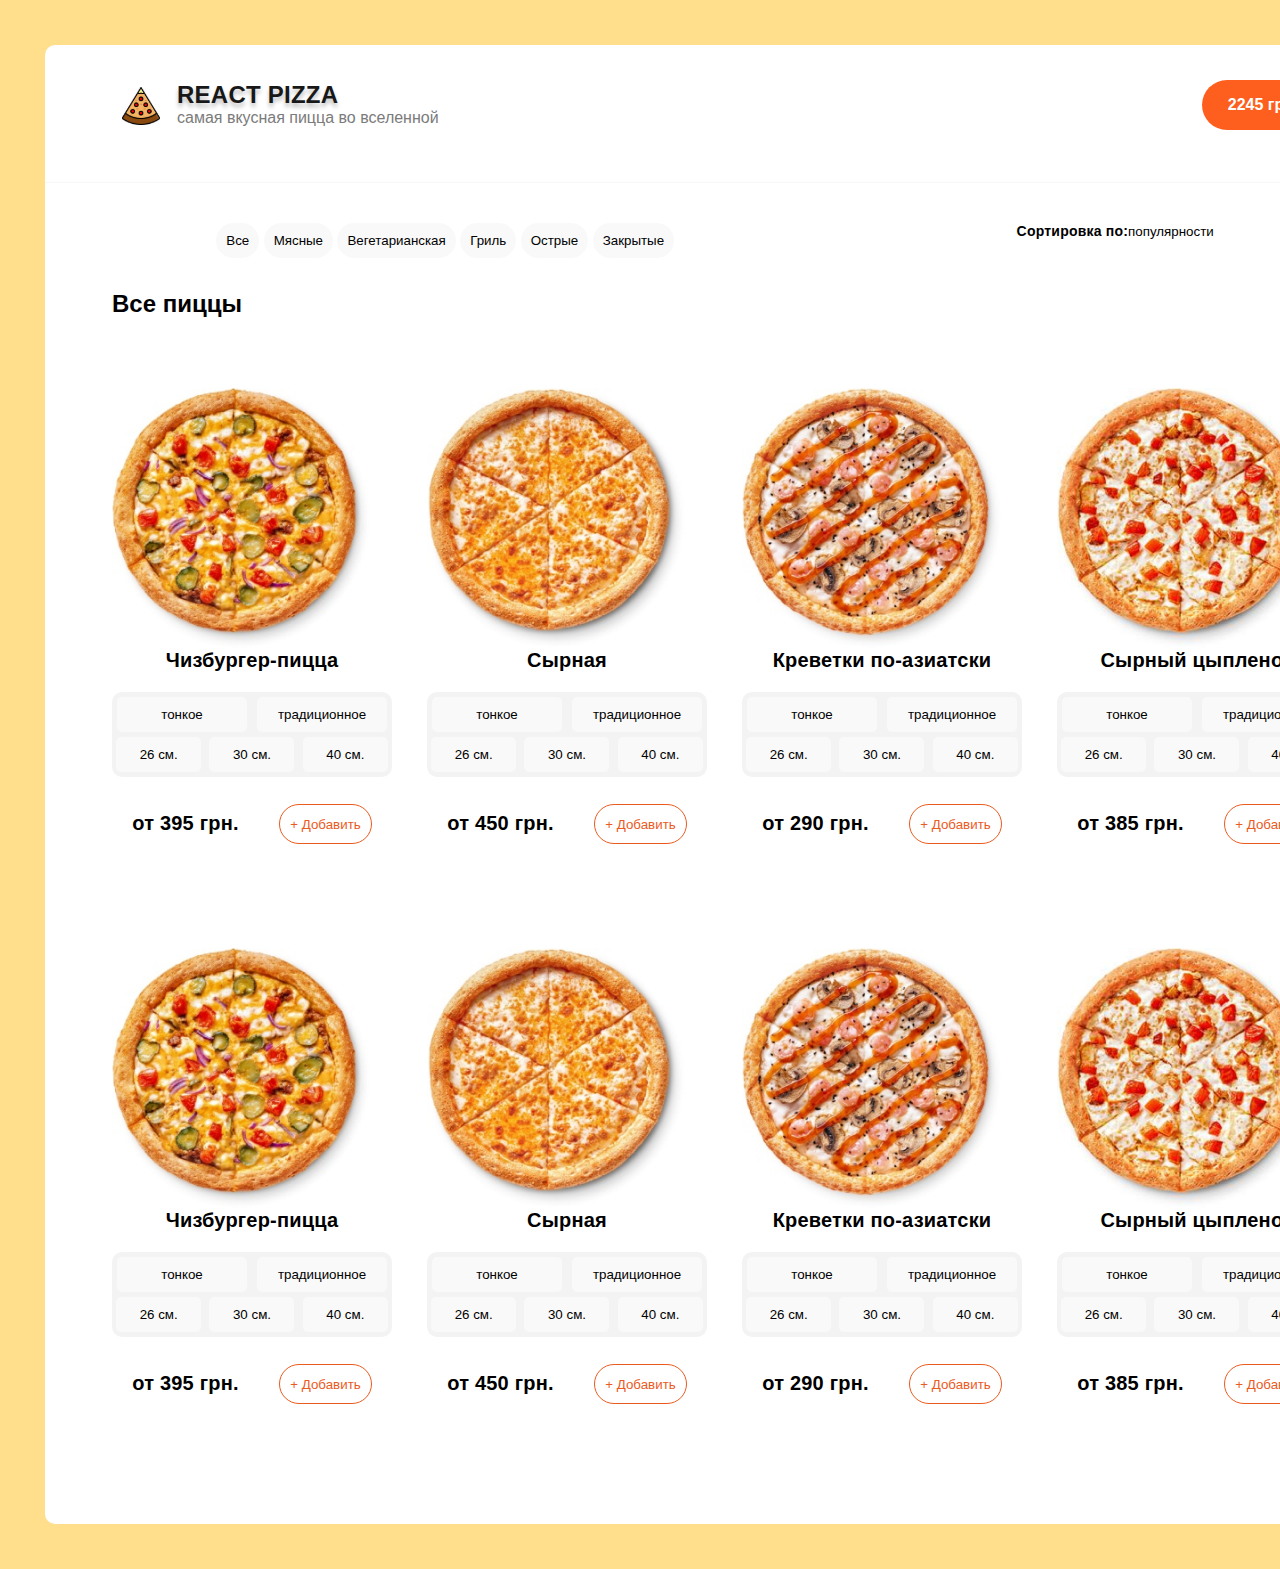
<file: index.html>
<!DOCTYPE html>
<html lang="en">
<head>
    <meta charset="UTF-8">
    <meta http-equiv="X-UA-Compatible" content="IE=edge">
    <meta name="viewport" content="width=device-width, initial-scale=1.0">
    <link rel="stylesheet" href="./scss/main.css">
    <title>REACT PIZZA</title>
</head>
<body>
    <div class="menu">
        <header>
            <div class="title">
                    <div class="logo">
                        <img
                        src="./img/icon/logo.svg"
                        alt="pizza">
                    </div>
                    <div class="react_pizza">
                        <h1>REACT PIZZA</h1>
                        <p "">самая вкусная пицца во вселенной</p>
                    </div>
            </div>
                <div class="buy">
                    <a href="./buy_pizza.html">
                        <button>
                            <p>2245 грн</p> | 
                            <img
                                src="./img/icon/iconfinder_shopping-cart.svg"
                                alt="shopping-cart">
                                <p>6</p>  
                        </button>
                     </a>
                </div>
        </header>
        <div class="create_line"></div>
            <nav>
                <div class="nav_pizza">
                    <div class="nav_1">
                    <ul>
                        <button><li>Все</li></button>
                        <button><li>Мясные</li></button>
                        <button><li>Вегетарианская</li></button>
                        <button><li>Гриль</li></button>
                        <button><li>Острые</li></button>
                        <button><li>Закрытые</li></button>
                    </ul>
                </div>
                <div class="nav_2">
                    <ul><p>Сортировка по:</p><button></button>
                        <button><li>популярности</li></button>
                    </ul>
                </div>
                </div>
            </nav>

         <main> 
             <h2>Все пиццы</h2>
            <div class="shop_pizza">
                <div class="card">
                    <img src="./img/pizza_shop/pizza_1.jpg" alt="pizza_1">
                    <p>Чизбургер-пицца</p>
                    <div class="item_1">
                        <ul class="choice_dough">
                            <li><button>тонкое</button></li>
                            <li><button>традиционное</button></li>
                        </ul>
                        <ul class="choice_centimeter">
                            <li><button>26 см.</button></li>
                            <li><button>30 см.</button></li>
                            <li><button>40 см.</button></li>
                        </ul>
                </div>
                    <div class="buy_button">
                        <p>
                        от 395 грн.
                        </p>
                        <button>+ Добавить</button>
                    </div>
                </div>
                <div class="card">
                    <img src="./img/pizza_shop/pizza_2.jpg" alt="pizza_2">
                    <p>Сырная</p>
                    <div class="item_1">
                        <ul class="choice_dough">
                            <li><button>тонкое</button></li>
                            <li><button>традиционное</button></li>
                        </ul>
                        <ul class="choice_centimeter">
                            <li><button>26 см.</button></li>
                            <li><button>30 см.</button></li>
                            <li><button>40 см.</button></li>
                        </ul>
                </div>
                    <div class="buy_button">
                        <p>
                        от 450 грн.
                        </p>
                        <button>+ Добавить</button>
                    </div>
                </div>
                <div class="card">
                    <img src="./img/pizza_shop/pizza_3.jpg" alt="pizza_3">
                    <p>Креветки по-азиатски</p>
                    <div class="item_1">
                        <ul class="choice_dough">
                            <li><button>тонкое</button></li>
                            <li><button>традиционное</button></li>
                        </ul>
                        <ul class="choice_centimeter">
                            <li><button>26 см.</button></li>
                            <li><button>30 см.</button></li>
                            <li><button>40 см.</button></li>
                        </ul>
                </div>
                    <div class="buy_button">
                        <p>
                        от 290 грн.
                        </p>
                        <button>+ Добавить</button>
                    </div>
                </div>
                <div class="card">
                    <img src="./img/pizza_shop/pizza_4.jpg" alt="pizza_4">
                    <p>Сырный цыпленок</p>
                    <div class="item_1">
                        <ul class="choice_dough">
                            <li><button>тонкое</button></li>
                            <li><button>традиционное</button></li>
                        </ul>
                        <ul class="choice_centimeter">
                            <li><button>26 см.</button></li>
                            <li><button>30 см.</button></li>
                            <li><button>40 см.</button></li>
                        </ul>
                </div>
                    <div class="buy_button">
                        <p>
                        от 385 грн.
                        </p>
                        <button>+ Добавить</button>
                    </div>
                </div>
                <div class="card">
                    <img src="./img/pizza_shop/pizza_1.jpg" alt="pizza_1">
                    <p>Чизбургер-пицца</p>
                    <div class="item_1">
                        <ul class="choice_dough">
                            <li><button>тонкое</button></li>
                            <li><button>традиционное</button></li>
                        </ul>
                        <ul class="choice_centimeter">
                            <li><button>26 см.</button></li>
                            <li><button>30 см.</button></li>
                            <li><button>40 см.</button></li>
                        </ul>
                </div>
                    <div class="buy_button">
                        <p>
                        от 395 грн.
                        </p>
                        <button>+ Добавить</button>
                    </div>
                </div>
                <div class="card">
                    <img src="./img/pizza_shop/pizza_2.jpg" alt="pizza_2">
                    <p>Сырная</p>
                    <div class="item_1">
                        <ul class="choice_dough">
                            <li><button>тонкое</button></li>
                            <li><button>традиционное</button></li>
                        </ul>
                        <ul class="choice_centimeter">
                            <li><button>26 см.</button></li>
                            <li><button>30 см.</button></li>
                            <li><button>40 см.</button></li>
                        </ul>
                </div>
                    <div class="buy_button">
                        <p>
                        от 450 грн.
                        </p>
                        <button>+ Добавить</button>
                    </div>
                </div>
                <div class="card">
                    <img src="./img/pizza_shop/pizza_3.jpg" alt="pizza_3">
                    <p>Креветки по-азиатски</p>
                    <div class="item_1">
                        <ul class="choice_dough">
                            <li><button>тонкое</button></li>
                            <li><button>традиционное</button></li>
                        </ul>
                        <ul class="choice_centimeter">
                            <li><button>26 см.</button></li>
                            <li><button>30 см.</button></li>
                            <li><button>40 см.</button></li>
                        </ul>
                </div>
                    <div class="buy_button">
                        <p>
                        от 290 грн.
                        </p>
                        <button>+ Добавить</button>
                    </div>
                </div>
                <div class="card">
                    <img src="./img/pizza_shop/pizza_4.jpg" alt="pizza_4">
                    <p>Сырный цыпленок</p>
                    <div class="item_1">
                        <ul class="choice_dough">
                            <li><button>тонкое</button></li>
                            <li><button>традиционное</button></li>
                        </ul>
                        <ul class="choice_centimeter">
                            <li><button>26 см.</button></li>
                            <li><button>30 см.</button></li>
                            <li><button>40 см.</button></li>
                        </ul>
                </div>
                    <div class="buy_button">
                        <p>
                        от 385 грн.
                        </p>
                        <button>+ Добавить</button>
                    </div>
                </div>
            </div>
        </main>
        
    </div>
</body>
</html>
</file>
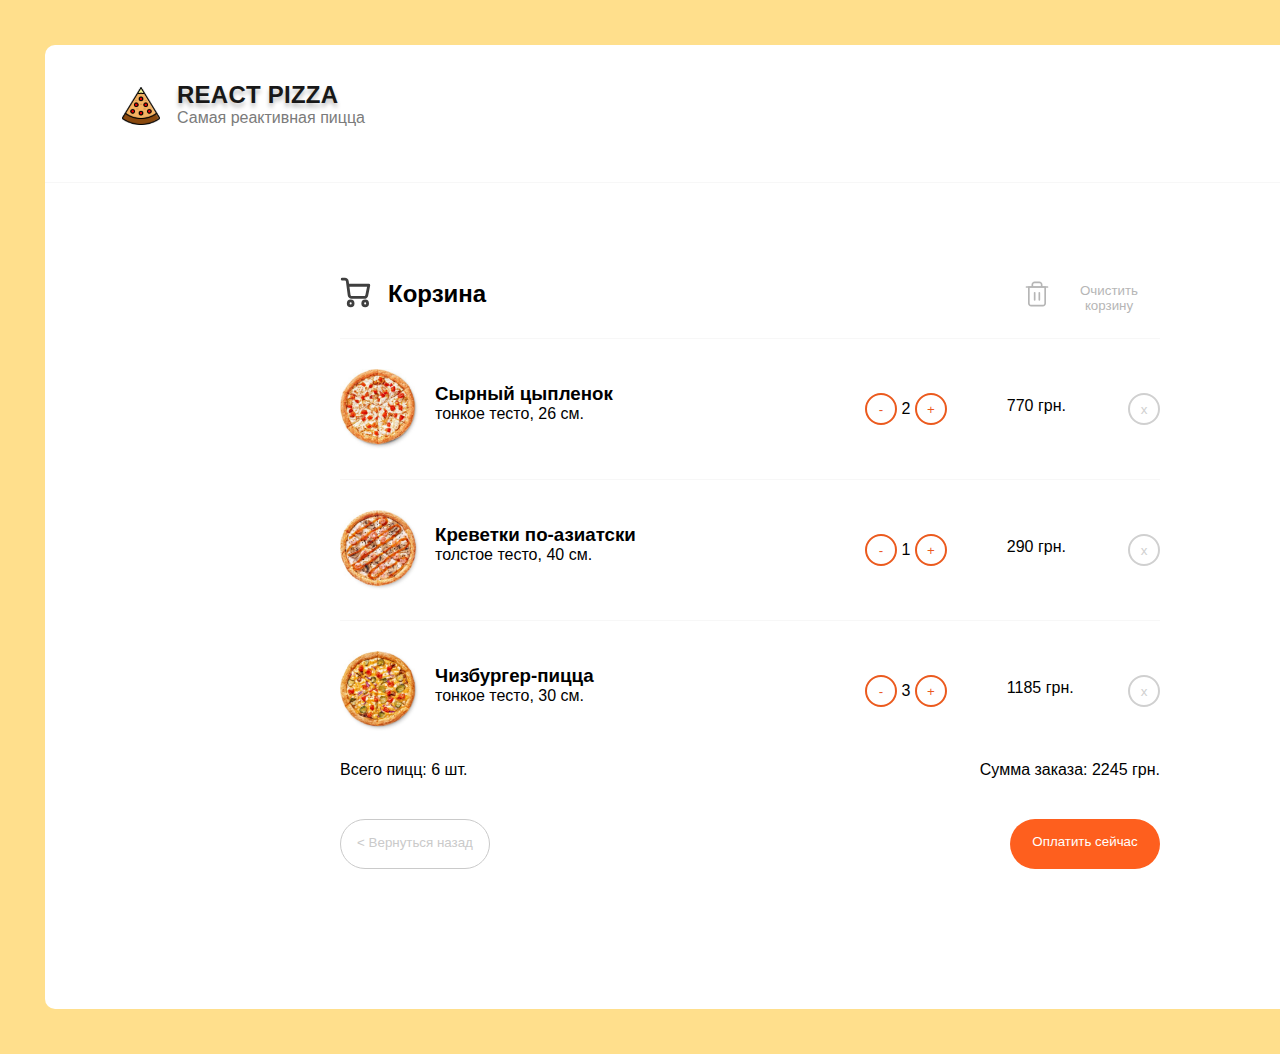
<file: buy_pizza.html>
<!DOCTYPE html>
<html lang="en">
<head>
    <meta charset="UTF-8">
    <meta http-equiv="X-UA-Compatible" content="IE=edge">
    <meta name="viewport" content="width=device-width, initial-scale=1.0">
    <link rel="stylesheet" href="./scss/main.css">
    <title>Buy:REACT PIZZA</title>
</head>
<body>
    <div class="menu">
        <header>
            <div class="title">
                    <div class="logo">
                        <a href="./index.html">
                            <img src="./img/icon/logo.svg"
                                 alt="pizza">
                        </a>
                    </div>
                    <div class="react_pizza">
                        <h1>REACT PIZZA</h1>
                        <p "">Самая реактивная пицца</p>
                    </div>
            </div>
        </header>
        <div class="create_line"></div>
        <main class="basket_menu">
            <div class="basket">
                <img
                    src="./img/icon/iconfinder_shopping-cart-black.svg"
                    alt="shopping-cart">
                    <h2>Корзина</h2>
                    <button class="empty_trash">
                        <img src="./img/icon/iconfinder_trash.svg"
                            alt="pizza">
                        <span>
                            Очистить корзину
                        </span>
                    </button>
            </div>

        <div class="create_line_basket"></div>

                    <ul>
                        <li>
                            <img class="pizza_buy_img"
                            src="./img/pizza_shop/pizza_4.jpg" alt="pizza_1">
                                <div class="pizza_item_buy">
                                    <h3>Сырный цыпленок</h3>
                                    <p>тонкое тесто, 26 см.</p>
                                </div>
                            <div class="btn_conteiner">
                                <button class="btn_clic">-</button>
                                        <span>2</span>
                                <button class="btn_clic">+</button>
                            </div>
                                        <p class="price_pizza">770 грн.</p>
                                <button class="btn_clic_x">x</button>
                        </li>
        <div class="create_line_basket"></div>
                        <li>
                            <img class="pizza_buy_img"
                            src="./img/pizza_shop/pizza_3.jpg" alt="pizza_1">
                                <div class="pizza_item_buy">
                                    <h3>Креветки по-азиатски</h3>
                                    <p>толстое тесто, 40 см.</p>
                                </div>
                            <div class="btn_conteiner">
                                <button class="btn_clic">-</button>
                                        <span>1</span>
                                <button class="btn_clic">+</button>
                            </div>
                                        <p class="price_pizza">290 грн.</p>
                                <button class="btn_clic_x">x</button>
                        </li>
        <div class="create_line_basket"></div>
                        <li>
                            <img class="pizza_buy_img"
                            src="./img/pizza_shop/pizza_1.jpg" alt="pizza_1">
                                <div class="pizza_item_buy">
                                    <h3>Чизбургер-пицца</h3>
                                    <p>тонкое тесто, 30 см.</p>
                                </div>
                            <div class="btn_conteiner">
                                <button class="btn_clic">-</button>
                                        <span>3</span>
                                <button class="btn_clic">+</button>
                            </div>
                                        <p class="price_pizza">1185 грн.</p>
                                <button class="btn_clic_x">x</button>
                        </li>
                    </ul>
                <div class="number_of_pizzas">
                    <p>Всего пицц: 6 шт.</p>
                    <p>Сумма заказа: 2245 грн.</p>
                </div>
                    <div class="btn_pay_and_back">
                        <a href="./index.html">
                            <button class="btn_back">< Вернуться назад</button>
                        </a>
                            <button class="btn_pay">Оплатить сейчас</button>
                </div>
        </main>
</body>
</html>
</file>
<file: scss/main.css>
* {
  margin: 0;
  padding: 0;
}

ul {
  list-style: none;
}

a {
  text-decoration: none;
}

img {
  display: block;
  max-width: 100%;
  height: auto;
}

body {
  width: 1400px;
  margin: auto;
  font-family: 'Roboto', sans-serif;
  background-color: #FFDF8C;
}

.visually-hidden {
  position: absolute;
  width: 1px;
  height: 1px;
  margin: -1px;
  border: 0;
  padding: 0;
  white-space: nowrap;
  -webkit-clip-path: inset(100%);
          clip-path: inset(100%);
  clip: rect(0 0 0 0);
  overflow: hidden;
}

main {
  padding-bottom: 20px;
}

.menu {
  width: 1340px;
  margin: 45px;
  border-radius: 10px;
  background-color: #ffffff;
}

.menu h2 {
  margin: 32px 0px 0px 67px;
}

header {
  display: -webkit-box;
  display: -ms-flexbox;
  display: flex;
  height: 137px;
  -webkit-box-pack: justify;
      -ms-flex-pack: justify;
          justify-content: space-between;
}

.title {
  display: -webkit-box;
  display: -ms-flexbox;
  display: flex;
  margin-left: 77px;
  margin-top: 35px;
  margin-bottom: 40px;
}

.title p {
  color: #7B7B7B;
}

.logo {
  display: block;
  padding-top: 7px;
}

.react_pizza {
  margin-left: 17px;
}

.react_pizza h1 {
  font-style: normal;
  font-weight: 800;
  font-size: 24px;
  line-height: 29px;
  letter-spacing: 0.01em;
  text-transform: uppercase;
  color: #181818;
  text-shadow: 0px 4px 4px rgba(0, 0, 0, 0.25);
}

.buy {
  display: block;
  margin-top: 35px;
  margin-right: 33px;
  margin-bottom: 40px;
}

.buy p {
  font-size: 16px;
  font-weight: 700;
  line-height: 19px;
  letter-spacing: 0em;
  text-align: left;
}

.buy button {
  display: -webkit-box;
  display: -ms-flexbox;
  display: flex;
  -webkit-box-pack: center;
      -ms-flex-pack: center;
          justify-content: center;
  padding: 15px;
  color: #ffffff;
  border-radius: 30px;
  border: hidden;
  background-color: #FE5F1E;
  width: 150px;
  height: 50px;
  left: 1197px;
  top: 95px;
  -webkit-transition-duration: 0.4s;
          transition-duration: 0.4s;
}

.buy button:hover {
  -webkit-box-shadow: 0 6px 8px 0 rgba(0, 0, 0, 0.24), 0 8px 25px 0 rgba(0, 0, 0, 0.19);
          box-shadow: 0 6px 8px 0 rgba(0, 0, 0, 0.24), 0 8px 25px 0 rgba(0, 0, 0, 0.19);
}

.create_line {
  width: 1280px;
  height: 1px;
  left: 57px;
  top: 180px;
  background: #F7F7F7;
}

.nav_pizza {
  display: -webkit-box;
  display: -ms-flexbox;
  display: flex;
  margin-top: 40px;
}

.nav_1 {
  display: block;
  margin-left: auto;
  margin-right: auto;
}

.nav_1 button {
  padding: 10px;
  background: #F9F9F9;
  border-radius: 30px;
  border: hidden;
  -webkit-transition-duration: 0.4s;
          transition-duration: 0.4s;
}

.nav_1 button:hover {
  background-color: #2C2C2C;
  color: white;
}

.nav_2 {
  display: block;
  margin-left: auto;
  margin-right: auto;
}

.nav_2 ul {
  display: -webkit-box;
  display: -ms-flexbox;
  display: flex;
}

.nav_2 p {
  font-style: normal;
  font-weight: 700;
  font-size: 14px;
  line-height: 17px;
  /* identical to box height */
  letter-spacing: 0.015em;
}

.nav_2 button {
  background-color: #ffffff;
  border: hidden;
}

.shop_pizza {
  display: -webkit-box;
  display: -ms-flexbox;
  display: flex;
  -ms-flex-wrap: wrap;
      flex-wrap: wrap;
  margin: 35px 48px 96px 67px;
}

.card {
  width: 280px;
  height: 460px;
  margin: 35px 35px 65px 0px;
}

.card p {
  display: -webkit-box;
  display: -ms-flexbox;
  display: flex;
  -webkit-box-pack: center;
      -ms-flex-pack: center;
          justify-content: center;
  padding-bottom: 20px;
  font-style: normal;
  font-weight: 800;
  font-size: 20px;
  line-height: 24px;
  text-align: center;
  letter-spacing: 0.01em;
}

.card:last-child {
  margin-right: 0px;
}

.card:nth-child(4n) {
  margin-right: 0px;
}

.card:nth-last-child(-n +4) {
  margin-bottom: 0px;
}

.item_1 {
  display: block;
  height: 85px;
  width: 280px;
  margin-bottom: 17px;
  border-radius: 10px;
  background-color: #F3F3F3;
}

.item_1 p {
  font-style: normal;
  font-weight: 700;
  font-size: 14px;
  line-height: 17px;
  text-align: center;
  letter-spacing: 0.015em;
  color: #2C2C2C;
}

.choice_dough {
  display: -webkit-box;
  display: -ms-flexbox;
  display: flex;
  -ms-flex-pack: distribute;
      justify-content: space-around;
}

.choice_dough button {
  width: 130px;
  margin-top: 5px;
  padding: 10px;
  background: #F9F9F9;
  border-radius: 5px;
  border: hidden;
  -webkit-transition-duration: 0.4s;
          transition-duration: 0.4s;
}

.choice_dough button:hover {
  background-color: #EB5A1E;
  color: white;
}

.choice_centimeter {
  display: -webkit-box;
  display: -ms-flexbox;
  display: flex;
  -ms-flex-pack: distribute;
      justify-content: space-around;
}

.choice_centimeter button {
  width: 85px;
  margin-top: 5px;
  padding: 10px;
  background: #F9F9F9;
  border-radius: 5px;
  border: hidden;
  -webkit-transition-duration: 0.4s;
          transition-duration: 0.4s;
}

.choice_centimeter button:hover {
  background-color: #EB5A1E;
  color: white;
}

.buy_button {
  display: -webkit-box;
  display: -ms-flexbox;
  display: flex;
  -ms-flex-pack: distribute;
      justify-content: space-around;
}

.buy_button button {
  margin-top: 10px;
  height: 40px;
  color: #EB5A1E;
  padding: 10px;
  background: #FFFFFF;
  border-radius: 25px;
  border: 1px solid #EB5A1E;
  -webkit-transition-duration: 0.4s;
          transition-duration: 0.4s;
}

.buy_button button:hover {
  background-color: #EB5A1E;
  color: white;
}

.buy_button p {
  margin-top: 17px;
}

.basket_menu {
  margin-left: 295px;
  margin-right: 225px;
}

.basket_menu li {
  display: -webkit-box;
  display: -ms-flexbox;
  display: flex;
}

.basket {
  display: -webkit-box;
  display: -ms-flexbox;
  display: flex;
  margin: 94px 0px 30px 0px;
}

.basket h2 {
  margin: 0px;
  padding: 3px 0px 0px 17px;
}

.empty_trash {
  display: -webkit-box;
  display: -ms-flexbox;
  display: flex;
  padding-top: 3px;
  color: #B6B6B6;
  background-color: #ffffff;
  margin-left: auto;
  border: hidden;
  -webkit-transition-duration: 0.4s;
          transition-duration: 0.4s;
}

.empty_trash:hover {
  -webkit-box-shadow: 0 rgba(0, 0, 0, 0.24), 0 rgba(0, 0, 0, 0.19);
          box-shadow: 0 rgba(0, 0, 0, 0.24), 0 rgba(0, 0, 0, 0.19);
  color: #dc0808;
}

.empty_trash span {
  padding: 3px 0px 0px 7px;
}

.create_line_basket {
  width: 820px;
  height: 1px;
  background: #F7F7F7;
}

.pizza_buy_img {
  width: 80px;
  height: 80px;
  padding: 30px 0px 30px 0px;
}

.btn_conteiner {
  margin: 54px 50px;
}

.btn_clic {
  width: 32px;
  height: 32px;
  color: #EB5A1E;
  border: 2px solid #EB5A1E;
  background-color: #ffffff;
  border-radius: 50px;
}

.btn_clic:hover {
  -webkit-box-shadow: 0 6px 8px 0 rgba(0, 0, 0, 0.24), 0 8px 25px 0 rgba(0, 0, 0, 0.19);
          box-shadow: 0 6px 8px 0 rgba(0, 0, 0, 0.24), 0 8px 25px 0 rgba(0, 0, 0, 0.19);
}

.btn_clic_x {
  width: 32px;
  height: 32px;
  margin: 54px 0px 54px auto;
  color: #D0D0D0;
  border: 2px solid #D0D0D0;
  background-color: #ffffff;
  border-radius: 50px;
}

.btn_clic_x:hover {
  -webkit-box-shadow: 0 6px 8px 0 rgba(0, 0, 0, 0.24), 0 8px 25px 0 rgba(0, 0, 0, 0.19);
          box-shadow: 0 6px 8px 0 rgba(0, 0, 0, 0.24), 0 8px 25px 0 rgba(0, 0, 0, 0.19);
  color: #dc0808;
  border: 2px solid #dc0808;
}

.pizza_item_buy {
  width: 380px;
  padding: 44px 0px 44px 15px;
}

.price_pizza {
  padding: 58px 10px;
}

.number_of_pizzas {
  display: -webkit-box;
  display: -ms-flexbox;
  display: flex;
  -webkit-box-pack: justify;
      -ms-flex-pack: justify;
          justify-content: space-between;
  margin-bottom: 40px;
}

.btn_pay_and_back {
  display: -webkit-box;
  display: -ms-flexbox;
  display: flex;
  -webkit-box-pack: justify;
      -ms-flex-pack: justify;
          justify-content: space-between;
}

.btn_back {
  display: -webkit-box;
  display: -ms-flexbox;
  display: flex;
  -webkit-box-pack: center;
      -ms-flex-pack: center;
          justify-content: center;
  padding: 15px;
  margin-bottom: 120px;
  color: #CACACA;
  border-radius: 30px;
  border: 1px solid #CACACA;
  background-color: #ffffff;
  width: 150px;
  height: 50px;
  left: 1197px;
  top: 95px;
  -webkit-transition-duration: 0.4s;
          transition-duration: 0.4s;
}

.btn_back:hover {
  -webkit-box-shadow: 0 6px 8px 0 rgba(0, 0, 0, 0.24), 0 8px 25px 0 rgba(0, 0, 0, 0.19);
          box-shadow: 0 6px 8px 0 rgba(0, 0, 0, 0.24), 0 8px 25px 0 rgba(0, 0, 0, 0.19);
}

.btn_pay {
  display: -webkit-box;
  display: -ms-flexbox;
  display: flex;
  -webkit-box-pack: center;
      -ms-flex-pack: center;
          justify-content: center;
  padding: 15px;
  margin-bottom: 120px;
  color: #ffffff;
  border-radius: 30px;
  border: hidden;
  background-color: #FE5F1E;
  width: 150px;
  height: 50px;
  left: 1197px;
  top: 95px;
  -webkit-transition-duration: 0.4s;
          transition-duration: 0.4s;
}

.btn_pay:hover {
  -webkit-box-shadow: 0 6px 8px 0 rgba(0, 0, 0, 0.24), 0 8px 25px 0 rgba(0, 0, 0, 0.19);
          box-shadow: 0 6px 8px 0 rgba(0, 0, 0, 0.24), 0 8px 25px 0 rgba(0, 0, 0, 0.19);
}
/*# sourceMappingURL=main.css.map */
</file>
